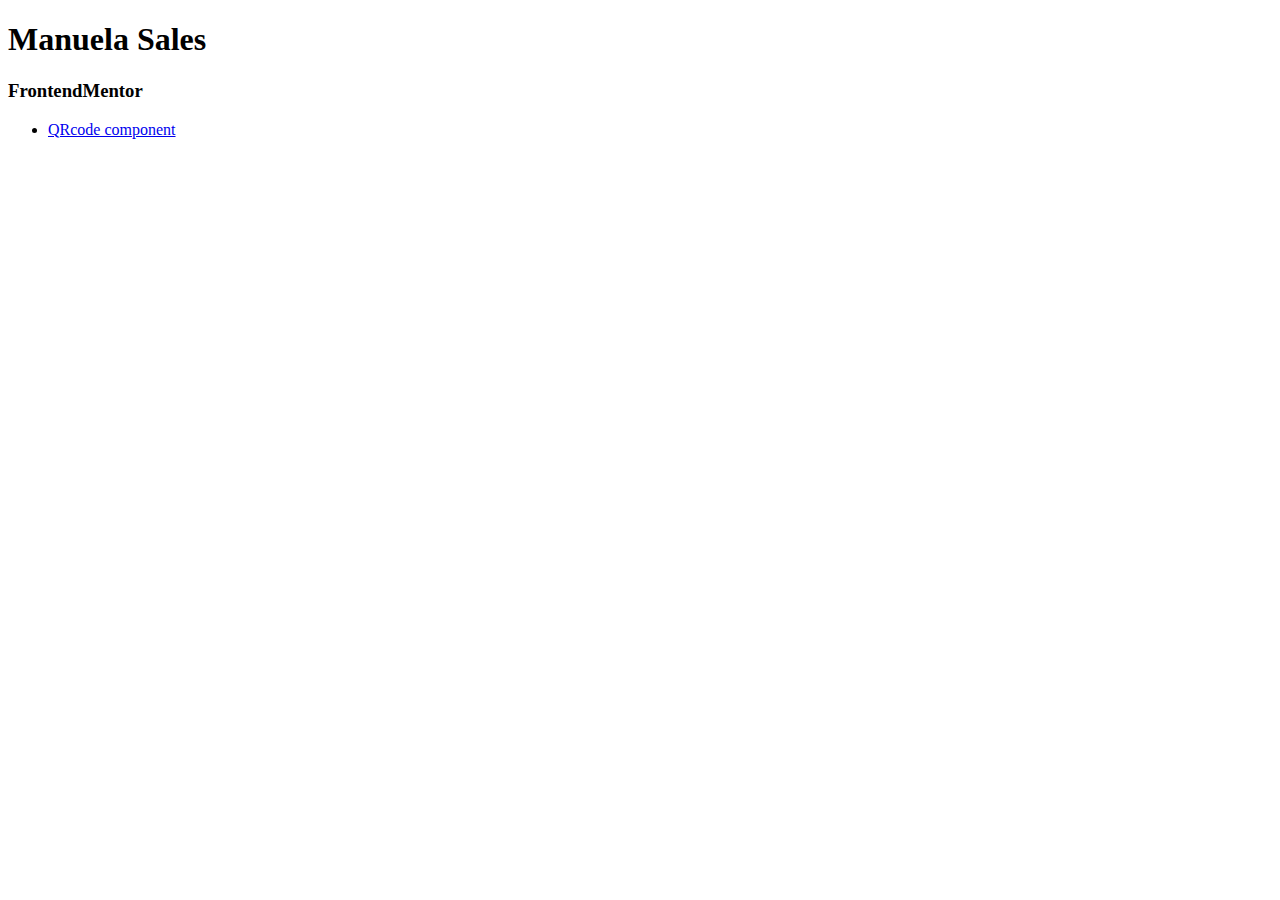
<file: index.html>
<!DOCTYPE html>

<head>
    <title>
        Manuela Sales - Portfolio
    </title>
</head>

<body>
    <h1>
        Manuela Sales
    </h1>
    <h3>
        FrontendMentor
    </h3>
    <ul>
        <li>
            <a href="/FrontendMentor/QRcode">
                QRcode component
            </a>
        </li>
    </ul>
</body>
</file>
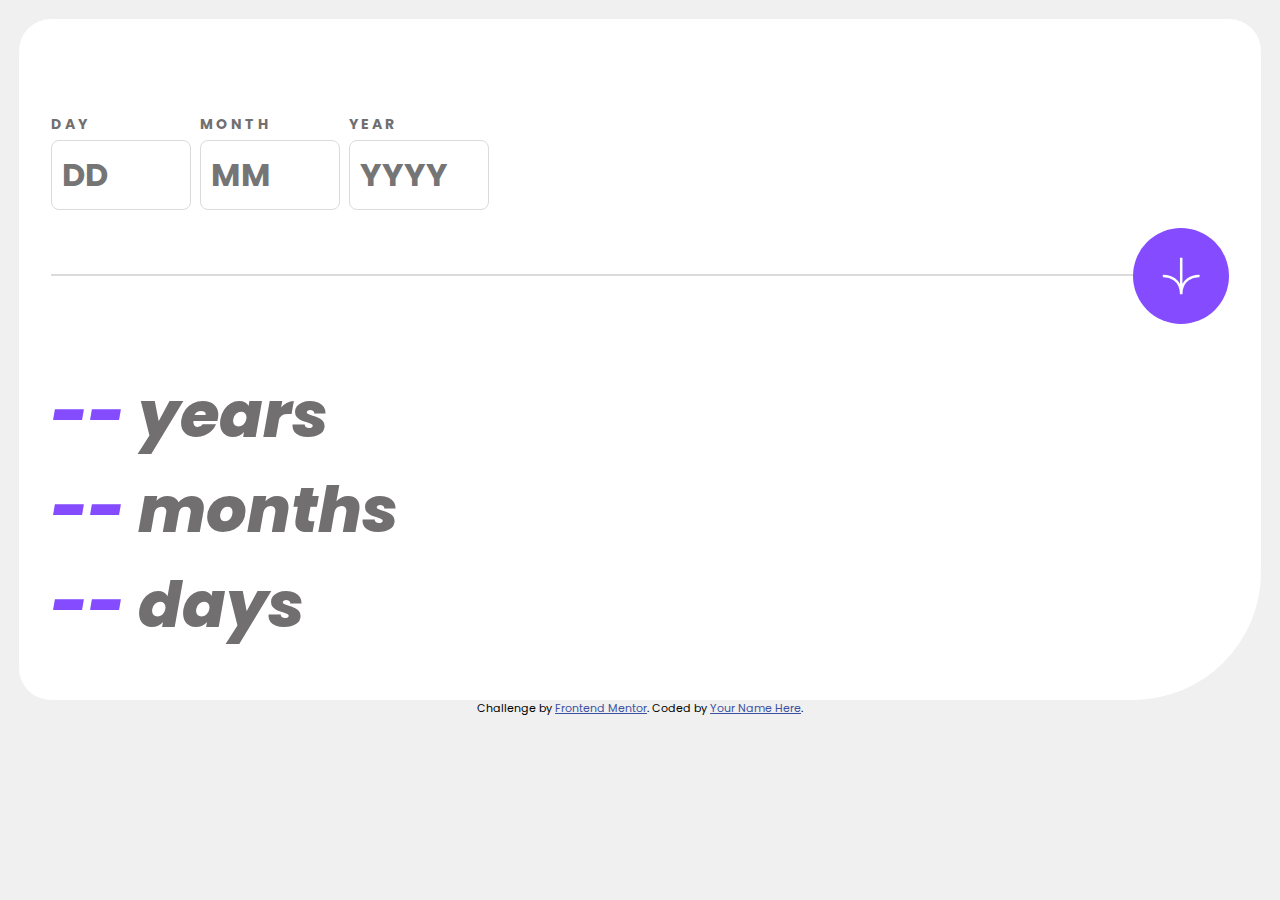
<file: FrontendMentor/age-calculator-app-main/index.html>
<!DOCTYPE html>
<html lang="en">

<head>
  <meta charset="UTF-8">
  <meta name="viewport" content="width=device-width, initial-scale=1.0">
  <!-- displays site properly based on user's device -->

  <link rel="stylesheet" href="style.css">
  <link rel="preconnect" href="https://fonts.googleapis.com">
  <link rel="preconnect" href="https://fonts.gstatic.com" crossorigin>
  <link
    href="https://fonts.googleapis.com/css2?family=Poppins:ital,wght@0,100;0,200;0,300;0,400;0,500;0,600;0,700;0,800;0,900;1,100;1,200;1,300;1,400;1,500;1,600;1,700;1,800;1,900&display=swap"
    rel="stylesheet">
  <link rel="icon" type="image/png" sizes="32x32" href="./assets/images/favicon-32x32.png">

  <title>Frontend Mentor | Age calculator app</title>

  <!-- Feel free to remove these styles or customise in your own stylesheet 👍 -->
  <style>
    .attribution {
      font-size: 11px;
      text-align: center;
    }

    .attribution a {
      color: hsl(228, 45%, 44%);
    }
  </style>
  <script src="main.js">

  </script>
</head>

<body onload="load()">
  <main>
    <form>
      <fieldset id="inputs">
        <legend>
          Enter your birthday
        </legend>
        <span>
          <label for="day">
            Day
          </label>
          <input type="number" id="day" placeholder="DD" min="1" max="31" required>
          <span class="invalid">
            Invalid Day
          </span>
          <span class="required">
            Day required
          </span>
        </span>
        <span>
          <label for="month">
            Month
          </label>
          <input type="number" id="month" placeholder="MM" min="1" max="12" required>
          <span class="invalid">
            Invalid Month
          </span>
          <span class="required">
            Month required
          </span>
        </span>
        <span>
          <label for="year">
            Year
          </label>
          <input type="number" id="year" placeholder="YYYY" required>
          <span class="invalid">
            The year must be in the past
          </span>
          <span class="required">
            Year required
          </span>
        </span>
        <div class="invalid">
          Date must be in the past
        </div>
      </fieldset>
      <div id="calculate">
        <button>
          <svg xmlns="http://www.w3.org/2000/svg" width="46" height="44" viewBox="0 0 46 44">
            <g fill="none" stroke="#FFF" stroke-width="2">
              <path d="M1 22.019C8.333 21.686 23 25.616 23 44M23 44V0M45 22.019C37.667 21.686 23 25.616 23 44" />
            </g>
          </svg>
        </button>
      </div>
      <fieldset id="results">
        <legend>
          Your current age
        </legend>
        <div>
          <span class="output">
            --
          </span>
          <span>
            years
          </span>
        </div>
        <div>
          <span class="output">
            --
          </span>
          <span>
            months
          </span>

        </div>
        <div>
          <span class="output">--</span>
          <span>days</span>
        </div>

      </fieldset>
    </form>
  </main>
  <div class="attribution">
    Challenge by <a href="https://www.frontendmentor.io?ref=challenge" target="_blank">Frontend Mentor</a>.
    Coded by <a href="#">Your Name Here</a>.
  </div>
</body>

</html>
</file>
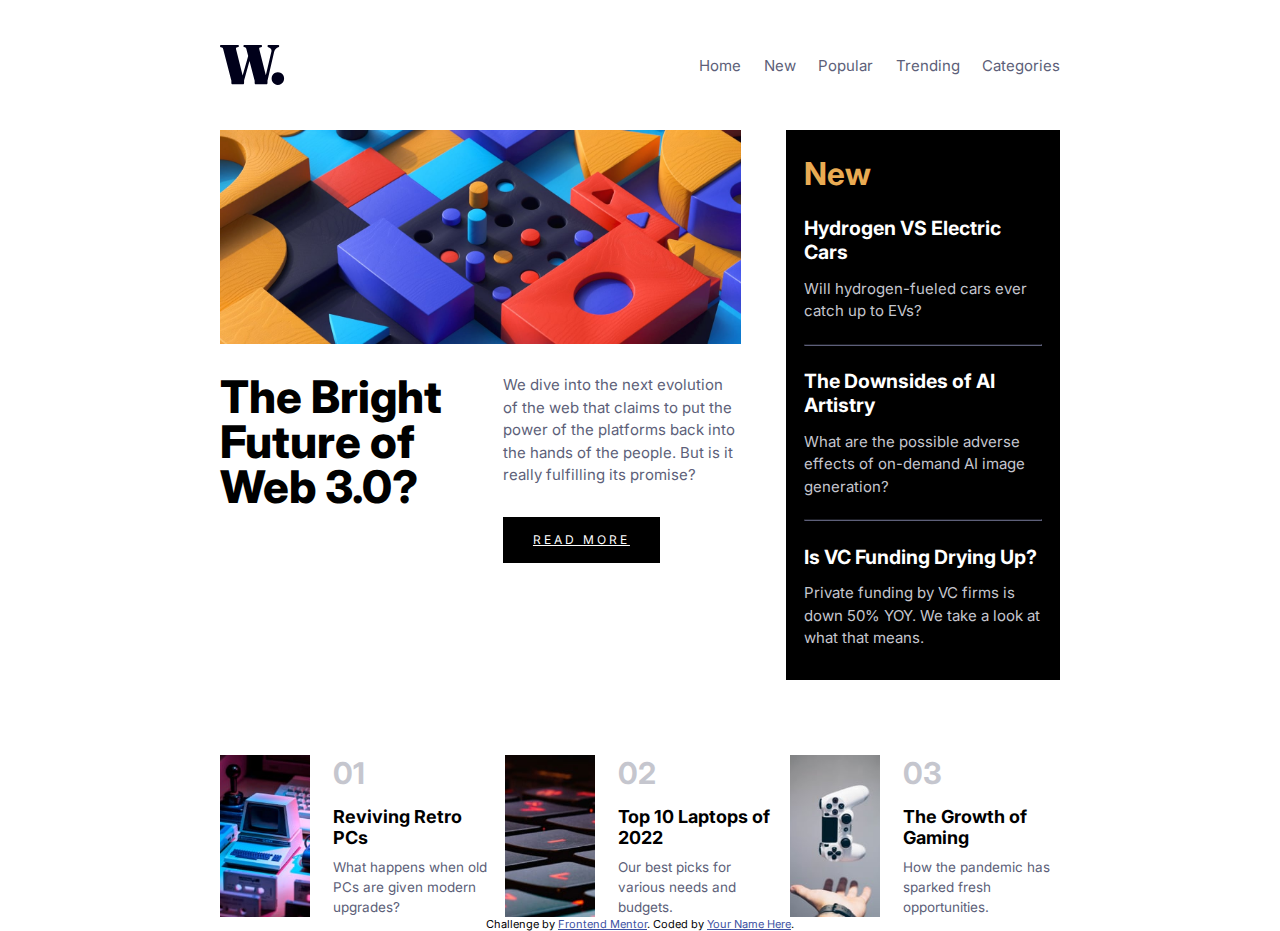
<file: FrontendMentor/news-homepage-main/index.html>
<!DOCTYPE html>
<html lang="en">

<head>

  <meta charset="UTF-8">
  <meta name="viewport" content="width=device-width, initial-scale=1.0">
  <!-- displays site properly based on user's device -->

  <link rel="icon" type="image/png" sizes="32x32" href="./assets/images/favicon-32x32.png">

  <title>Frontend Mentor | News homepage</title>

  <link rel="stylesheet" href="style.css">

  <link rel="preconnect" href="https://fonts.googleapis.com">
  <link rel="preconnect" href="https://fonts.gstatic.com" crossorigin>
  <link href="https://fonts.googleapis.com/css2?family=Inter:wght@400;700;800&display=swap" rel="stylesheet">
  <script>
    function load() {
      const nav = document.querySelector(".header nav");
      nav.addEventListener("click", (e) => {
        const rect = nav.getBoundingClientRect();
        if (rect.left > e.x) {
          document.querySelector('.header input[type="checkbox"]').checked ^= true;
        }
      });
    };
  </script>
</head>

<body onload="load()">
  <div class="content-wrapper">
    <div class="header">
      <a>
        <img src="assets/images/logo.svg" class="logo">
      </a>
      <label for="menu-checkbox">
        <img id="open-menu" src="assets/images/icon-menu.svg" alt="Open Menu" role="button">
      </label>
      <input id="menu-checkbox" type="checkbox">
      <nav>
        <label for="menu-checkbox">
          <img id="close-menu" src="assets/images/icon-menu-close.svg" alt="Close Menu" role="button">
        </label>

        <ul>
          <li>
            <a href="#">
              Home
            </a>
          </li>
          <li>
            <a href="#">
              New
            </a>
          </li>
          <li>
            <a href="#">
              Popular
            </a>
          </li>
          <li>
            <a href="#">
              Trending
            </a>
          </li>
          <li>
            <a href="#">
              Categories
            </a>
          </li>
        </ul>
      </nav>
    </div>
    <article id="main-article">
      <main>
        <picture>
          <source srcset="assets/images/image-web-3-mobile.jpg" media="(max-width:700px)">
          <img src="assets/images/image-web-3-desktop.jpg" alt="artistic representation of Web 3.0">
        </picture>
        <div>
          <h2>
            The Bright Future of Web 3.0?
          </h2>
          <span>
            <p>
              We dive into the next evolution of the web that claims to put the power of the platforms back into the
              hands
              of
              the
              people.
              But is it really fulfilling its promise?
            </p>
            <a role="button" href="#">Read more</a>
          </span>
        </div>
      </main>
      <aside>
        <h3>
          New
        </h3>
        <section>
          <h4>
            Hydrogen VS Electric Cars
          </h4>
          <p>
            Will hydrogen-fueled cars ever catch up to EVs?
          </p>
        </section>
        <hr>
        <section>
          <h4>
            The Downsides of AI Artistry </h4>
          <p>
            What are the possible adverse effects of on-demand AI image generation?
          </p>
        </section>
        <hr>
        <section>
          <h4>
            Is VC Funding Drying Up?
          </h4>
          <p>
            Private funding by VC firms is down 50% YOY. We take a look at what that means.
          </p>
        </section>
      </aside>
    </article>

    <section id="other-articles">
      <article>
        <img src="assets/images/image-retro-pcs.jpg" alt="retro PC">
        <span>
          <h4>01</h4>
          <h3>
            Reviving Retro PCs
          </h3>
          <p>
            What happens when old PCs are given modern upgrades?
          </p>
        </span>
      </article>

      <article>
        <img src="assets/images/image-top-laptops.jpg" alt="laptop keyboard">
        <span>
          <h4>02</h4>
          <h3>
            Top 10 Laptops of 2022
          </h3>
          <p>
            Our best picks for various needs and budgets.
          </p>
        </span>
      </article>

      <article>
        <img src="assets/images/image-gaming-growth.jpg" alt="gaming controler">
        <span>
          <h4>03</h4>
          <h3>
            The Growth of Gaming
          </h3>
          <p>
            How the pandemic has sparked fresh opportunities.
          </p>
        </span>

      </article>
    </section>


    <div class="attribution">
      Challenge by <a href="https://www.frontendmentor.io?ref=challenge" target="_blank">Frontend Mentor</a>.
      Coded by <a href="#">Your Name Here</a>.
    </div>
  </div>

</body>

</html>
</file>
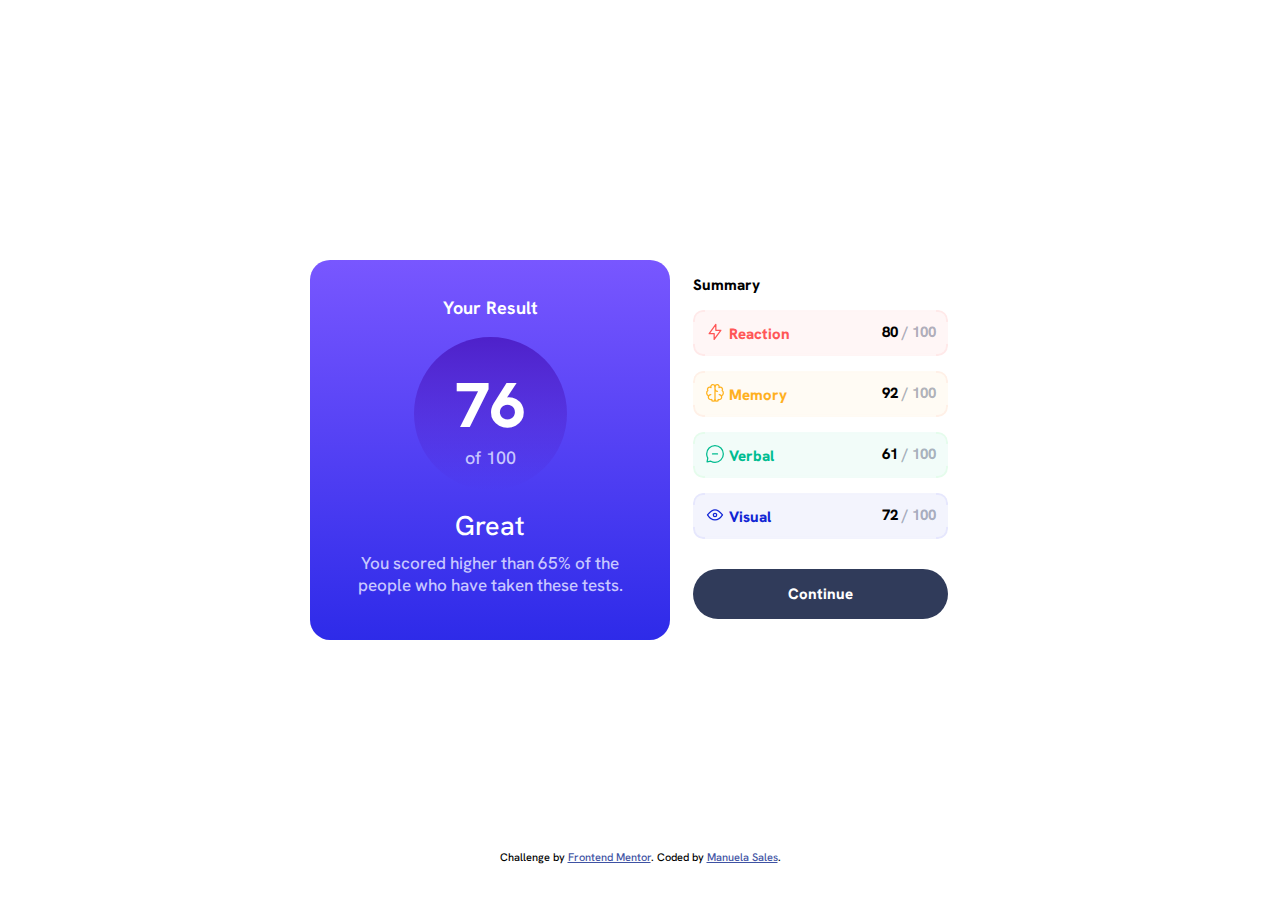
<file: FrontendMentor/results-summary-component-main/index.html>
<!DOCTYPE html>
<html lang="en">

<head>
  <meta charset="UTF-8">
  <meta name="viewport" content="width=device-width, initial-scale=1.0">
  <!-- displays site properly based on user's device -->

  <link rel="icon" type="image/png" sizes="32x32" href="./assets/images/favicon-32x32.png">

  <title>Frontend Mentor | Results summary component</title>
  <link rel="stylesheet" href="./style.css">

  <!-- Feel free to remove these styles or customise in your own stylesheet 👍 -->
  <style>
    .attribution {
      font-size: 11px;
      text-align: center;
    }

    .attribution a {
      color: hsl(228, 45%, 44%);
    }
  </style>
  <link rel="preconnect" href="https://fonts.googleapis.com">
  <link rel="preconnect" href="https://fonts.gstatic.com" crossorigin>
  <link href="https://fonts.googleapis.com/css2?family=Hanken+Grotesk:wght@500;700;800&display=swap" rel="stylesheet">
</head>

<body>
  <main>
    <section id="result">
      <h3>
        Your Result
      </h3>
      <div id="score">
        <span>
          76
        </span>
        <span>
          of 100
        </span>
      </div>
      <span id="classification">
        Great
      </span>
      <p>
        You scored higher than 65% of the people who have taken these tests.
      </p>
    </section>
    <section id="summary">
      <span>
        Summary
      </span>
      <ul>
  
        <li class="reaction">
          <span>
            <img src="assets/images/icon-reaction.svg" alt="Reaction">
            Reaction
          </span>
          <span class="score">
            80 <span class="total">/ 100</span>
          </span>
  
        </li>
        <li class="memory">
          <span>
            <img src="assets/images/icon-memory.svg" alt="Memory">
  
            Memory
          </span>
          <span class="score">
            92 <span class="total">/ 100</span>
          </span>
        </li>
        <li class="verbal">
          <span>
            <img src="assets/images/icon-verbal.svg" alt="Verbal">
            Verbal
          </span>
          <span class="score">
            61 <span class="total">/ 100</span>
          </span>
        </li>
        <li class="visual">
          <span>
            <img src="assets/images/icon-visual.svg" alt="Visual">
            Visual
          </span>
          <span class="score">
            72 <span class="total">/ 100</span>
          </span>
          </span>
        </li>
      </ul>
      <button>
        Continue
      </button>
    </section>
  </main>

  <footer>
    <div class="attribution">
      Challenge by <a href="https://www.frontendmentor.io?ref=challenge" target="_blank">Frontend Mentor</a>.
      Coded by <a href="">Manuela Sales</a>.
    </div>
  </footer>
</body>

</html>
</file>
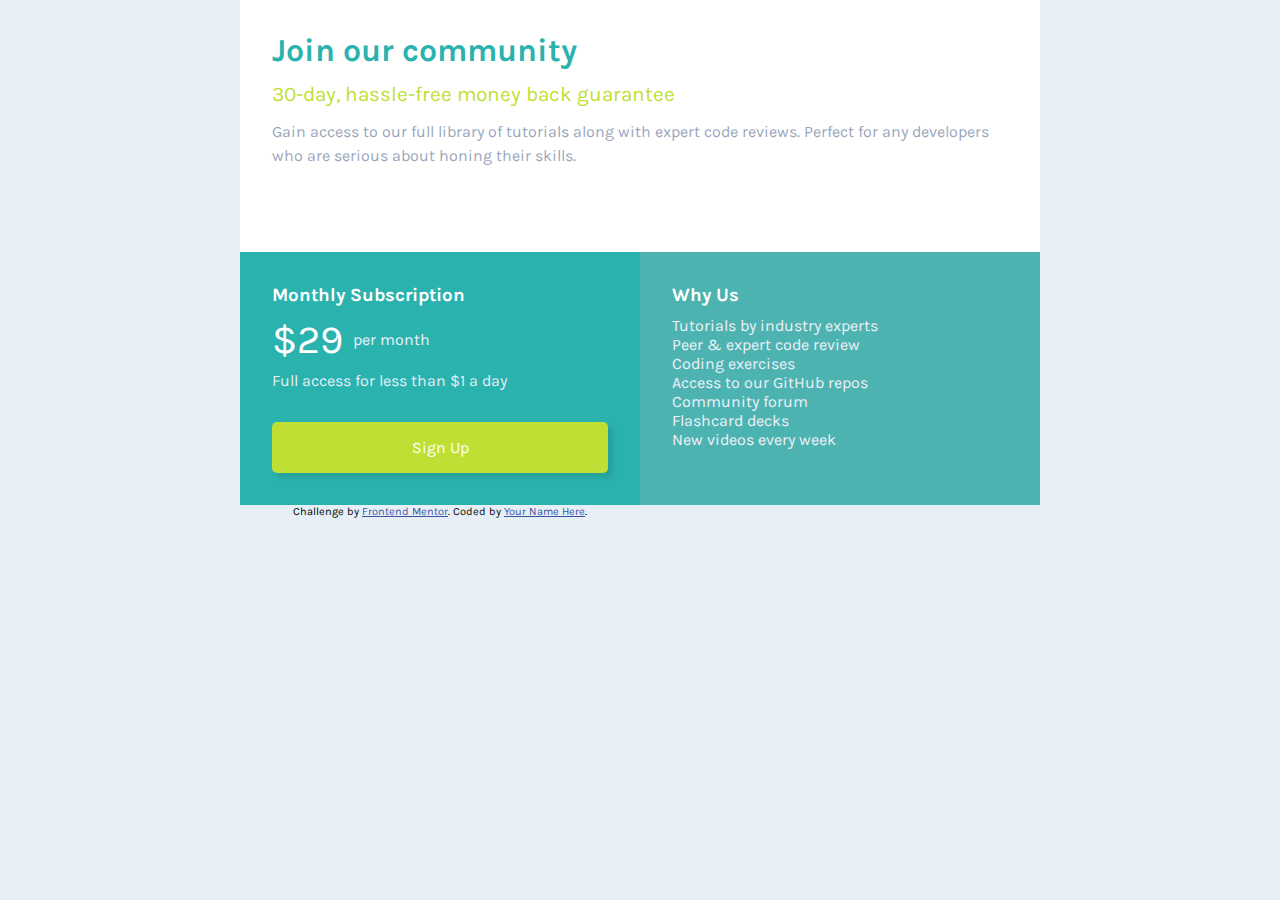
<file: FrontendMentor/single-price-grid-component-master/index.html>
<!DOCTYPE html>
<html lang="en">

<head>
  <meta charset="UTF-8">
  <meta name="viewport" content="width=device-width, initial-scale=1.0">
  <!-- displays site properly based on user's device -->

  <link rel="icon" type="image/png" sizes="32x32" href="./images/favicon-32x32.png">

  <title>Frontend Mentor | Single Price Grid Component</title>
  <link rel="stylesheet" href="./style.css">

  <!-- Feel free to remove these styles or customise in your own stylesheet 👍 -->
  <style>
    .attribution {
      font-size: 11px;
      text-align: center;
    }

    .attribution a {
      color: hsl(228, 45%, 44%);
    }
  </style>
  <link rel="preconnect" href="https://fonts.googleapis.com">
  <link rel="preconnect" href="https://fonts.gstatic.com" crossorigin>
  <link href="https://fonts.googleapis.com/css2?family=Karla:wght@400;700&display=swap" rel="stylesheet">

</head>

<body>

  <section id="join">
    <h3>
      Join our community
    </h3>
    <p class="highlight">
      30-day, hassle-free money back guarantee
    </p>
    <p>
      Gain access to our full library of tutorials along with expert code reviews.
      Perfect for any developers who are serious about honing their skills.

    </p>
  </section>
  <section id="subscription">
    <h3>
      Monthly Subscription
    </h3>
    <p class="price">
      <span class="dollars">&dollar;29</span> <span> per month</span> 
    </p>
    <p>
      Full access for less than &dollar;1 a day
    </p>
    <button>
      Sign Up
    </button>
  </section>
  <section id="why">
    <h3>
      Why Us
    </h3>
    <p>
      <ul>
        
        <li>Tutorials by industry experts</li>
        <li>Peer &amp; expert code review </li>
        <li>Coding exercises</li>
        <li>Access to our GitHub repos</li>
        <li>Community forum</li>
        <li>Flashcard decks</li>
        <li>New videos every week</li>
      </ul>
      
      
      
      
      
     
      
    </p>
  </section>




  <footer>
    <p class="attribution">
      Challenge by <a href="https://www.frontendmentor.io?ref=challenge" target="_blank">Frontend Mentor</a>.
      Coded by <a href="#">Your Name Here</a>.
    </p>
  </footer>
</body>

</html>
</file>
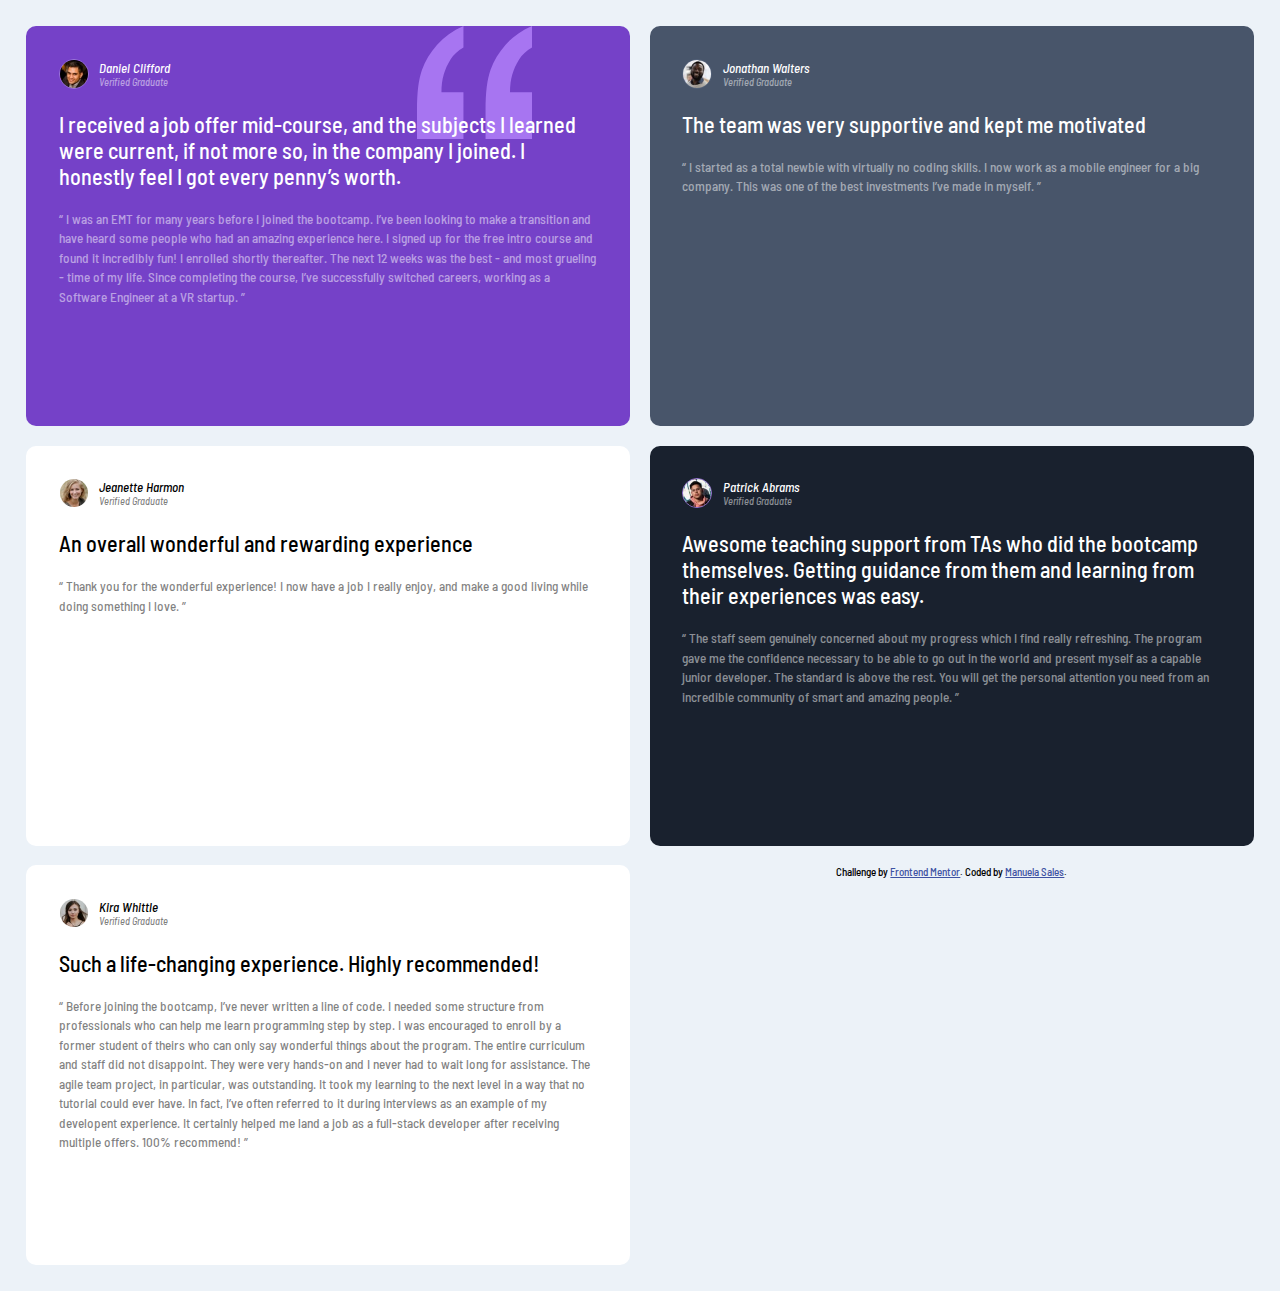
<file: FrontendMentor/testimonials-grid-section-main/index.html>
<!DOCTYPE html>
<html lang="en">

<head>
  <meta charset="UTF-8">
  <meta name="viewport" content="width=device-width, initial-scale=1.0">
  <!-- displays site properly based on user's device -->

  <link rel="icon" type="image/png" sizes="32x32" href="./images/favicon-32x32.png">

  <title>Frontend Mentor | [Challenge Name Here]</title>

  <link rel="stylesheet" href="./style.css">
  <link rel="preconnect" href="https://fonts.googleapis.com">
  <link rel="preconnect" href="https://fonts.gstatic.com" crossorigin>
  <link href="https://fonts.googleapis.com/css2?family=Barlow+Semi+Condensed:ital,wght@0,100;0,200;0,300;0,400;0,500;0,600;0,700;0,800;0,900;1,100;1,200;1,300;1,400;1,500;1,600;1,700;1,800;1,900&display=swap" rel="stylesheet">
  <!-- Feel free to remove these styles or customise in your own stylesheet 👍 -->
  <style>
    .attribution {
      font-size: 11px;
      text-align: center;
    }

    .attribution a {
      color: hsl(228, 45%, 44%);
    }
  </style>
</head>

<body>
  <main>
    <article class="testimonial-highlight">
      <address>
        <img src="images/image-daniel.jpg" alt="Daniel Clifford">
        <span>
          <div>
            Daniel Clifford
          </div>
          <div>
            Verified Graduate
          </div>
        </span>
      </address>

      <p>
        I received a job offer mid-course, and the subjects I learned were current, if not more so,
        in the company I joined. I honestly feel I got every penny’s worth.
      </p>
      <blockquote>
        <p>
          “ I was an EMT for many years before I joined the bootcamp. I’ve been looking to make a
          transition and have heard some people who had an amazing experience here. I signed up
          for the free intro course and found it incredibly fun! I enrolled shortly thereafter.
          The next 12 weeks was the best - and most grueling - time of my life. Since completing
          the course, I’ve successfully switched careers, working as a Software Engineer at a VR startup. ”
        </p>
      </blockquote>
    </article>

    <article class="testimonial-grey">
      <address>
        <img src="images/image-jonathan.jpg" alt="Jonathan Walters">
        <span>
          <div>
            Jonathan Walters
          </div>
          <div>
            Verified Graduate
          </div>
        </span>
      </address>

      <p>
        The team was very supportive and kept me motivated
      </p>
      <blockquote>
        <p>
          “ I started as a total newbie with virtually no coding skills. I now work as a mobile engineer
          for a big company. This was one of the best investments I’ve made in myself. ”
        </p>
      </blockquote>
    </article>


    <article class="testimonial-white jeanette">
      <address>
        <img src="images/image-jeanette.jpg" alt="Jeanette Harmon">
        <span>
          <div>
            Jeanette Harmon
          </div>
          <div>
            Verified Graduate
          </div>
        </span>
      </address>

      <p>
        An overall wonderful and rewarding experience
      </p>
      <blockquote>
        <p>
          “ Thank you for the wonderful experience! I now have a job I really enjoy, and make a good living
          while doing something I love. ”

        </p>
      </blockquote>
    </article>


    <article class="testimonial-black">
      <address>
        <img src="images/image-patrick.jpg" alt="Patrick Abrams">
        <span>
          <div>
            Patrick Abrams
          </div>
          <div>
            Verified Graduate
          </div>
        </span>
      </address>

      <p>
        Awesome teaching support from TAs who did the bootcamp themselves. Getting guidance from them and
        learning from their experiences was easy.
      </p>
      <blockquote>
        <p>
          “ The staff seem genuinely concerned about my progress which I find really refreshing. The program
          gave me the confidence necessary to be able to go out in the world and present myself as a capable
          junior developer. The standard is above the rest. You will get the personal attention you need from
          an incredible community of smart and amazing people. ”
        </p>
      </blockquote>
    </article>


    <article class="testimonial-white kira"  >
      <address>
        <img src="images/image-kira.jpg" alt="Kira Whittle">
        <span>
          <div>
            Kira Whittle
          </div>
          <div>
            Verified Graduate
          </div>
        </span>
      </address>

      <p>
        Such a life-changing experience. Highly recommended!
      </p>
      <blockquote>
        <p>
          “ Before joining the bootcamp, I’ve never written a line of code. I needed some structure from
          professionals who can help me learn programming step by step. I was encouraged to enroll by a former
          student of theirs who can only say wonderful things about the program. The entire curriculum and staff
          did not disappoint. They were very hands-on and I never had to wait long for assistance. The agile team
          project, in particular, was outstanding. It took my learning to the next level in a way that no tutorial
          could ever have. In fact, I’ve often referred to it during interviews as an example of my developent
          experience. It certainly helped me land a job as a full-stack developer after receiving multiple offers.
          100% recommend! ”
        </p>
      </blockquote>
    </article>

    <footer class="attribution">
      Challenge by <a href="https://www.frontendmentor.io?ref=challenge" target="_blank">Frontend Mentor</a>.
      Coded by <a href="#">Manuela Sales</a>.
    </footer>
</body>

</html>
</file>
<file: FrontendMentor/results-summary-component-main/style.css>
*,
*::before,
*::after {
    box-sizing: border-box;
}

/*
    2. Remove default margin
  */
* {
    margin: 0;
}

/*
    Typographic tweaks!
    3. Add accessible line-height
    4. Improve text rendering
  */
body {
    -webkit-font-smoothing: antialiased;
}

/*
    5. Improve media defaults
  */
img,
picture,
video,
canvas,
svg {
    display: block;
    max-width: 100%;
}

/*
    6. Remove built-in form typography styles
  */
input,
button,
textarea,
select {
    font: inherit;
}

/*
    7. Avoid text overflows
  */
p,
h1,
h2,
h3,
h4,
h5,
h6 {
    overflow-wrap: break-word;
}

html {
    font-family: "Hanken Grotesk", sans-serif;
    font-optical-sizing: auto;
    font-weight: 500;
    font-style: normal;
    font-size: 18px;
}

main {
    max-width: 80ch;
    margin-inline: auto;
}

#result {
    background: linear-gradient(180deg, hsl(252, 100%, 67%) 0%, hsl(241, 81%, 54%) 100%);
    color: white;
    padding: 2em;
    --radius: 20px;
    border-radius: 0 0 var(--radius) var(--radius);
    display: flex;
    flex-direction: column;
    place-items: center;
}

#result h3 {
    font-size: 1em;
}

#score {
    border-radius: 100%;
    background: linear-gradient(180deg, hsla(256, 72%, 46%, 1) 0%, hsla(241, 72%, 46%, 0) 100%);
    height: 8.5em;
    width: 8.5em;
    display: flex;
    flex-direction: column;
    place-items: center;
    padding-top: 1.5em;
    margin-top: 1em;
    margin-bottom: 1em;
}

#score>span:first-child {
    font-size: 3.5em;
    font-weight: 800;
}

#score>span:nth-child(2) {
    font-size: 1em;
    color: hsl(241, 100%, 89%);
}

#classification {
    font-size: 1.5em;
}

#result p {
    font-size: 0.95em;
    padding: 0.5em;
    color: hsl(241, 100%, 89%);
    text-align: center;
}

#summary {
    padding: 1em 1.5em;
    font-size: 1.2em;
    font-weight: 800;
}

ul {
    list-style-type: none;
    padding: 0;
    display: flex;
    flex-direction: column;
    gap: 1em;
    margin-bottom: 1em;
    margin-top: 1em;
}

li {
    display: flex;
    flex-direction: row;
    place-content: space-between;
    padding: 0.8em;
    --radius: 10px;
    border-radius: var(--radius);
    position: relative;
    background: var(--background);
}

li::before {
    --stroke: 2px;
    --width: 12px;
    content: "";
    position: absolute;
    inset: 0;
    background: var(--background);
    filter: saturate(20);
    border-radius: var(--radius);
    padding: var(--stroke);
    mask: linear-gradient(0deg, #000 calc(2*var(--stroke)), #0000 0) 50% var(--stroke)/calc(100% - 2*var(--width)) 100% repeat-y,
        linear-gradient(-90deg, #000 calc(2*var(--stroke)), #0000 0) var(--stroke) 50%/100% calc(100% - 2*var(--width)) repeat-x,
        linear-gradient(#000 0 0) content-box,
        linear-gradient(#000 0 0);
    mask-composite: exclude;

}

li img {
    display: inline;
    margin-bottom: -3px;
}

#summary .reaction {

    color: hsl(0, 100%, 67%);
    --background: hsla(0, 100%, 67%, 5%);
}

#summary .memory {
    color: hsl(39, 100%, 56%);
    --background: hsla(39, 100%, 56%, 5%);
}

#summary .verbal {
    color: hsl(166, 100%, 37%);
    --background: hsla(166, 100%, 37%, 5%);
}

#summary .visual {
    color: hsl(234, 85%, 45%);
    --background: hsla(234, 85%, 45%, 5%);

}

#summary .total {
    color: hsla(224, 30%, 27%, 40%);
}

#summary .score {
    color: black;
    font-weight: 800;
}

button {
    width: 100%;
    background: hsl(224, 30%, 27%);
    color: white;
    border: none;
    padding: 1em;
    border-radius: 40px;

}

@media(min-width:480px) {
    main {
        display: flex;
        position: absolute;
        top: 50%;
        left: 50%;
        translate: -50% -50%;
    }

    #result {
        border-radius: var(--radius);
    }

    #result,
    #summary {
        min-width: 20em;
    }

    #summary {
        font-size: 15px;
    }

    button {
        margin-top: 1em;
    }

    footer {
        position: absolute;
        bottom: 2em;
        left: 50%;
        translate: -50% 0;
    }
}
</file>
<file: FrontendMentor/testimonials-grid-section-main/style.css>
*,
*::before,
*::after {
    box-sizing: border-box;
}

/*
    2. Remove default margin
  */
* {
    margin: 0;
}

/*
    Typographic tweaks!
    3. Add accessible line-height
    4. Improve text rendering
  */
body {
    -webkit-font-smoothing: antialiased;
}

/*
    5. Improve media defaults
  */
img,
picture,
video,
canvas,
svg {
    display: block;
    max-width: 100%;
}

/*
    6. Remove built-in form typography styles
  */
input,
button,
textarea,
select {
    font: inherit;
}

/*
    7. Avoid text overflows
  */
p,
h1,
h2,
h3,
h4,
h5,
h6 {
    overflow-wrap: break-word;
}

html {
    font-family: "Barlow Semi Condensed", sans-serif;
    font-optical-sizing: auto;
    font-weight: 500;
    font-style: normal;
    font-size: 13px;
    background: hsl(210, 46%, 95%);
}

main {
    display: grid;
    grid-template-columns: repeat(auto-fill, minmax(400px, 1fr));
    grid-auto-rows: 400px;
    grid-auto-flow: dense;
    gap: 1.5em;
    margin: 2em;
}

article {
    padding: 2.5em;
    border-radius: 10px;
    color: var(--color);
}

address {
    display: flex;
    align-items: center;
    gap: 0.8em;
}

address span :nth-child(2) {
    font-size: 0.8em;
    color: color-mix(in srgb, var(--color) 50%, transparent);
}

p {
    font-size: 1.7em;
    padding-top: 1em;
}

blockquote {
    font-size: 0.6em;
    padding-top: 1em;
    line-height: 2.5em;
    color: color-mix(in srgb, var(--color) 50%, transparent);
}

img {
    border-radius: 100%;
    width: 30px;
    border: 1.5px solid var(--profile-image-border);
}

.testimonial-highlight {
    background: hsl(263, 55%, 52%);
    --color: white;
    --profile-image-border: hsl(263, 55%, 65%);
    position: relative;
}

.testimonial-highlight::before {
    position: absolute;
    inset: 0;
    content: "";
    background: url("images/bg-pattern-quotation.svg");
    background-repeat: no-repeat;
    background-position: 80% 0px;
    background-size: 115px;
    z-index: 0;
}

.testimonial-highlight * {
    z-index: 1;
    position: relative;
}

.testimonial-grey {
    background: hsl(217, 19%, 35%);
    --color: white;
    --profile-image-border: hsl(217, 19%, 40%);
}

.testimonial-white {
    background: white;
    --color: black;
    --profile-image-border: white;
}

.testimonial-black {
    background: hsl(219, 29%, 14%);
    --color: white;
    --profile-image-border: hsl(263, 55%, 65%);

}
</file>
<file: FrontendMentor/age-calculator-app-main/style.css>
/* CSS Reset from https://www.joshwcomeau.com/css/custom-css-reset/ */

/*
  1. Use a more-intuitive box-sizing model.
*/
*,
*::before,
*::after {
    box-sizing: border-box;
}

/*
    2. Remove default margin
  */
* {
    margin: 0;
}

/*
    Typographic tweaks!
    3. Add accessible line-height
    4. Improve text rendering
  */
body {
    -webkit-font-smoothing: antialiased;
}

/*
    5. Improve media defaults
  */
img,
picture,
video,
canvas,
svg {
    display: block;
    max-width: 100%;
}

/*
    6. Remove built-in form typography styles
  */
input,
button,
textarea,
select {
    font: inherit;
}

/*
    7. Avoid text overflows
  */
p,
h1,
h2,
h3,
h4,
h5,
h6 {
    overflow-wrap: break-word;
}

body {
    font-size: 22px;
    font-family: Poppins;
    background: hsl(0, 0%, 94%);
    padding: 0.6em;
}

main {
    max-width: 80ch;
    margin-inline: auto;
    background: white;
    padding: 1.5em 1em;
    border-radius: 1em 1em 4em 1em;

}

fieldset {
    border: none;
    padding: 0;
}

legend {
    opacity: 0;
}

fieldset:hover legend,
fieldset:focus-within legend {
    opacity: 1;
}

#inputs>span {
    width: 7ch;
    display: inline-flex;
    flex-direction: column;
}

#inputs .invalid,
#inputs .required {
    font-size: 12px;
    display: none;
}

#inputs>span:has(:invalid:not(:placeholder-shown)),
#inputs[invalid=true] {
    --color: red;
    color: var(--color);

    &> .invalid {
        display: revert;
    }
}

fieldset {
    color: hsl(0, 1%, 44%);

    span label,
    legend {
        font-weight: 700;
        font-size: 14px;
        text-transform: uppercase;
        letter-spacing: 3px;
        padding-bottom: 0.4em;
    }
}



#inputs span input {
    padding: 0.5ch;
    border-radius: 8px;
    border: 1px solid var(--color, hsl(0, 0%, 86%));
    font-weight: 700;
}

#calculate {
    position: relative;
    border-top: 2px solid hsl(0, 0%, 86%);
    margin-block: 2em;
}

#calculate button {
    position: absolute;
    left: 50%;
    translate: -50% -50%;
    border-radius: 100%;
    width: 3em;
    height: 3em;
    background: hsl(259, 100%, 65%);
    display: flex;
    justify-content: center;
    align-items: center;
    border: none;
}

#calculate button svg {
    width: 1.2em;
}

#calculate button svg g {
    stroke-width: 3px;
}

#results {
    font-style: italic;
    font-size: 2em;
    font-weight: 800;
}

.output {
    color: hsl(259, 100%, 65%);
}

@media (min-width:600px) {
    #calculate button {
        left: 100%;
        translate: -100% -50%;
    }

    body {
        font-size: 32px;
    }
}
</file>
<file: FrontendMentor/news-homepage-main/style.css>
/* CSS Reset from https://www.joshwcomeau.com/css/custom-css-reset/ */

/*
  1. Use a more-intuitive box-sizing model.
*/
*,
*::before,
*::after {
    box-sizing: border-box;
}

/*
    2. Remove default margin
  */
* {
    margin: 0;
}

/*
    Typographic tweaks!
    3. Add accessible line-height
    4. Improve text rendering
  */
body {
    -webkit-font-smoothing: antialiased;
}

/*
    5. Improve media defaults
  */
img,
picture,
video,
canvas,
svg {
    display: block;
    max-width: 100%;
}

/*
    6. Remove built-in form typography styles
  */
input,
button,
textarea,
select {
    font: inherit;
}

/*
    7. Avoid text overflows
  */
p,
h1,
h2,
h3,
h4,
h5,
h6 {
    overflow-wrap: break-word;
}

html {
    font-size: 15px;
    font-family: Inter, sans-serif;
    position: relative;
}

.attribution {
    font-size: 11px;
    text-align: center;
}

.attribution a {
    color: hsl(228, 45%, 44%);
}

.content-wrapper {
    max-width: 100ch;
    margin-inline: auto;
    padding-inline: 2em;
    overflow-x: hidden;
}

.header {
    padding-block: 3em;
    display: flex;
    place-content: space-between;
    align-items: center;

}

.header img[role="button"] {
    display: none;
}


nav>ul {
    font-size: 1rem;
    list-style: none;
    padding-left: 0;
    display: flex;
    gap: 1.5em;

}

nav>ul>li>a {
    text-decoration: none;
    color: hsl(236, 13%, 42%);

}

nav>ul>li>a:hover {

    color: hsl(35, 77%, 62%);

}

#main-article>main {
    flex-basis: 100%;
}

#main-article>main>div {
    display: flex;
    gap: 3em;
    margin-top: 2em;
}

#main-article>main>div>* {
    flex: 1;
}

#main-article>main>div>h2 {
    font-weight: 800;
    font-size: 3em;
    line-height: 1;
}

#main-article>main span {
    display: flex;
    justify-content: space-between;
    flex-direction: column;
    line-height: 1.5;
    gap: 2em;
    color: hsl(236, 13%, 42%);
}

#main-article>main a {
    background: black;
    color: white;
    padding: 1.2em 2.5em;
    max-width: fit-content;
    text-transform: uppercase;
    letter-spacing: 3px;
    font-size: 0.8em;
}

#main-article {
    display: flex;
}

#main-article aside {
    background: black;
    color: white;
    padding: 1.6em 1.2em 0.6em;
    margin-left: 3em;
    flex-basis: 50%;
}

#main-article h3 {
    color: hsl(35, 77%, 62%);
    font-size: 2.1em;
}

#main-article section p {
    color: hsl(233, 8%, 79%);
    padding-top: 0.9em;
    padding-bottom: 1.4em;
    line-height: 1.5;

}

#main-article h4 {
    font-size: 1.3em;
    margin-top: 1.2em;

}

#main-article hr {
    border-color: hsl(236, 13%, 42%);
}

#main-article h4:hover {

    color: hsl(35, 77%, 62%);

}

#other-articles {
    margin-top: 5em;
    display: flex;
    gap: 1em;

}

#other-articles>article {
    flex: 1;
    display: flex;
    gap: 1.5em;
}

#other-articles>article>img {
    object-fit: cover;
    flex-shrink: 1;
    width: 10ch;
}

#other-articles>article h4 {
    font-size: 2em;
    color: hsl(233, 8%, 79%);
    margin-bottom: 0.5em;
}

#other-articles>article h3 {
    font-size: 1.2em;
    color: black;
    margin-bottom: 0.5em;
}

#other-articles>article p {
    font-size: 0.9em;
    color: hsl(236, 13%, 42%);
    line-height: 1.5;
}

#other-articles h3:hover {
    color: hsl(35, 77%, 62%);
}

.header input[type="checkbox"] {
    width: 1px;
    height: 1px;
    opacity: 0;
    position: absolute;
    left: -1000px;
}

@media screen and (max-width:700px) {
    .header img[role="button"] {
        display: initial;
    }

    .header nav {
        display: none;
        position: absolute;
        right: 0;
        top: 0;
        width: 15em;
        background: white;
        padding: 2em;
        height: 100vh;
        z-index: 10;
    }

    .header nav::before {
        content: "";
        position: absolute;
        left: -100vw;
        width: 100vw;
        top: 0;
        height: 100vh;
        overflow: hidden;
        background: rgba(0, 0, 0, 0.5);
    }

    .header nav img[role="button"] {
        float: right;
    }

    .header nav ul {
        flex-direction: column;
        margin-top: 10em;
    }

    .header input[type="checkbox"]:checked+nav {
        display: initial;
    }

    #main-article {
        flex-direction: column;
    }

    #main-article>main a {
        background-color: hsl(5, 85%, 63%);
        text-decoration: none;
    }

    #main-article aside {
        margin-left: 0;
        margin-top: 2em;
    }

    #main-article>main>div {
        flex-direction: column;
        gap: 1em;
    }

    #other-articles {
        flex-direction: column;
        margin-bottom: 1em;

    }
}
</file>
<file: FrontendMentor/single-price-grid-component-master/style.css>
/* CSS Reset from https://www.joshwcomeau.com/css/custom-css-reset/ */

/*
  1. Use a more-intuitive box-sizing model.
*/
*,
*::before,
*::after {
    box-sizing: border-box;
}

/*
    2. Remove default margin
  */
* {
    margin: 0;
}

/*
    Typographic tweaks!
    3. Add accessible line-height
    4. Improve text rendering
  */
body {
    -webkit-font-smoothing: antialiased;
}

/*
    5. Improve media defaults
  */
img,
picture,
video,
canvas,
svg {
    display: block;
    max-width: 100%;
}

/*
    6. Remove built-in form typography styles
  */
input,
button,
textarea,
select {
    font: inherit;
}

/*
    7. Avoid text overflows
  */
p,
h1,
h2,
h3,
h4,
h5,
h6 {
    overflow-wrap: break-word;
}

html {
    font-size: 16px;
    font-family: Karla;
    margin: auto;
    background: hsl(204, 43%, 93%);
}

body {
    max-width: 80ch;
    margin-inline: auto;

}

#join {
    padding: 2em;
    background: white;
}

#join h3 {
    color: hsl(179, 62%, 43%);
    font-size: 2em;
    margin-bottom: 0.3em;
}

#join .highlight {
    color: hsl(71, 73%, 54%);
    font-size: 1.3em;
    margin-bottom: 0.5em;

}

#join p {
    color: hsl(218, 22%, 67%);
    line-height: 1.5;
}

#subscription {
    background-color: hsl(179, 62%, 43%);
    padding: 2em;
}

#subscription h3 {
    color: white;
    margin-bottom: 0.5em;
}

#subscription p {
    color: hsl(204, 43%, 93%);
    margin-bottom: 2em;
}

#subscription .price {
    color: hsl(218, 40%, 95%);
    margin-bottom: 0.5em;
    display: flex;
    place-items: center;
    gap: 1ch;

}

#subscription .dollars {
    color: white;
    font-size: 2.5em;
}

button {
    width: 100%;
    background: hsl(71, 73%, 54%);
    color: white;
    border: none;
    padding: 1em;
    border-radius: 5px;
    box-shadow: 5px 5px 5px rgba(0, 0, 0, 0.1);
}

#why {
    background-color: hsl(179, 40%, 50%);
    padding: 2em
}

#why h3 {
    color: white;
    margin-bottom: 0.5em;

}

#why p {
    font-size: 1em;
    color: hsl(204, 43%, 93%);
    line-height: 1.5;
}

ul {
    list-style-type: none;
    padding: 0;
    margin: 0;
    color: hsl(218, 40%, 95%);
}

@media (min-width:500px) {
    body {
        display: grid;
        grid-template-columns: 1fr 1fr;
        grid-template-rows: 1fr 1fr;
    }

    #join {
        grid-column:span 2;
    }
}
</file>
